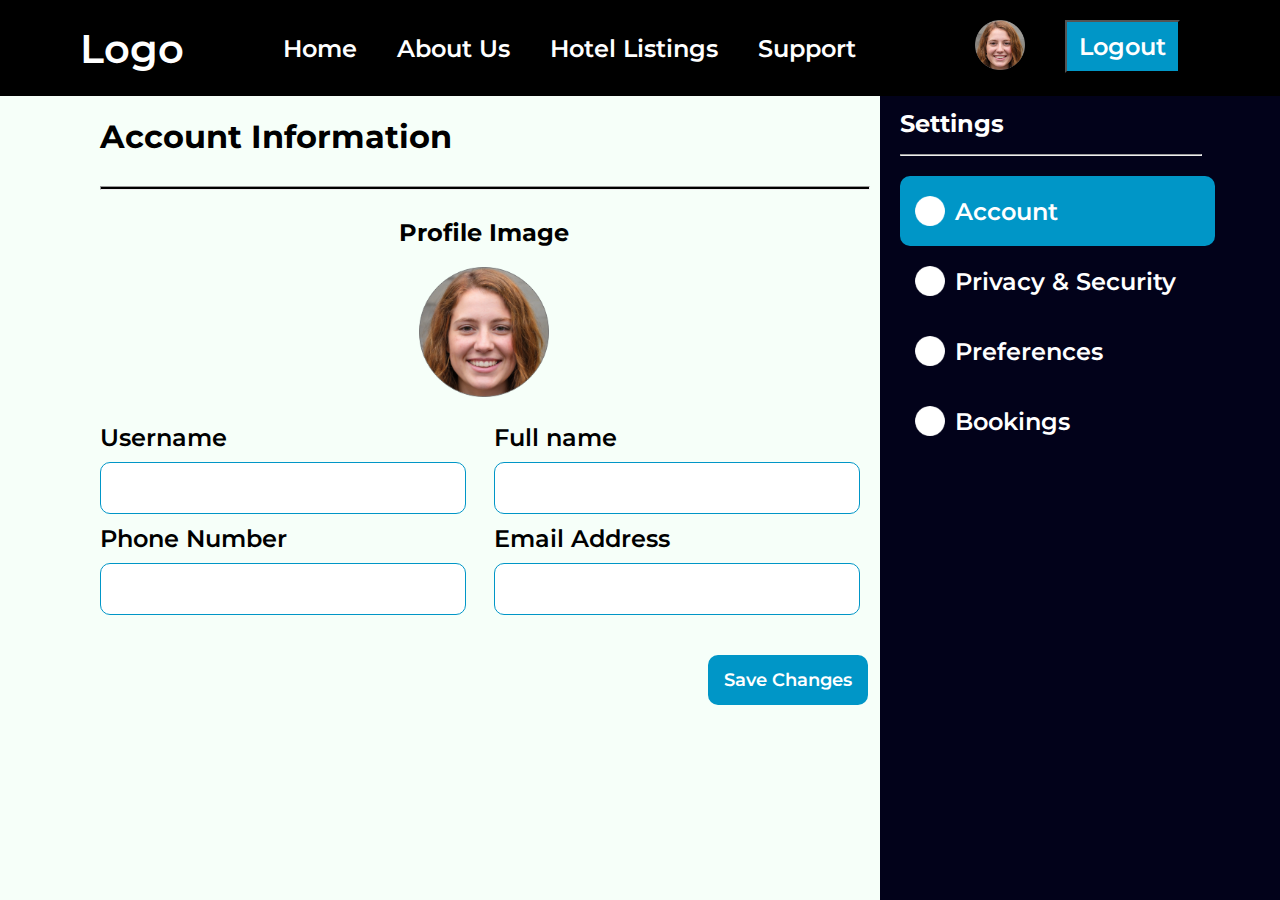
<file: Frontend/user-settings-pages/account.html>
<!DOCTYPE html>
<html lang="en">
    <head>
        <meta charset="UTF-8">
        <meta name="viewport" content="width=device-width, initial-scale=1.0">
        <title>User Sign-Up</title>
        <!--Montserrat font family -->
        <link rel="preconnect" href="https://fonts.gstatic.com" crossorigin>
        <link href="https://fonts.googleapis.com/css2?family=Montserrat:ital,wght@0,100..900;1,100..900&family=Outfit:wght@100..900&display=swap" rel="stylesheet">
        <!--Outfit font family -->
        <link rel="preconnect" href="https://fonts.gstatic.com" crossorigin>
        <link href="https://fonts.googleapis.com/css2?family=Outfit:wght@100..900&display=swap" rel="stylesheet">
        <!--Custom CSS-->
        <link rel="stylesheet" href="account.css">
        <link rel="stylesheet" href="account-mini.css">
        <link rel="stylesheet" href="account-tablet.css">
        <link rel="stylesheet" href="account-mobile.css">
        <link rel="stylesheet" href="right-navbar.css">
        <link rel="stylesheet" href="top-navbar.css">
    </head>
    <!--Start of the top navigation bar-->
        <nav>
            <div class="logo">
                <a href="#">Logo</a>
            </div>
            <div class="nav-links">
                <a href="index.html">Home</a>
                <a href="#">About Us</a>
                <a href="#">Hotel Listings</a>
                <a href="#">Support</a>
            </div>
            <div class="auth-links">
                <a href="account.html">
                    <img src="../assets/images/Profile image.png" alt="profile picture">
                </a>
                <a href="sign-in page/sign-in.html"><button class="sign-in-btn">Logout</button></a>
            </div>
            <div class="menu-icon" id="menu-icon">
                &#9776;
            </div>
        </nav>
        <div class="mobile-menu" id="mobile-menu">
            <div class="not-tablet">
                
                <a href="#">Home Page</a>
                <a href="#">About Us</a>
                <a href="#">Hotel Listings</a>
                <a href="#">Support</a>
                <hr>
            </div>
            <div class="auth-links">
                <img src="../assets/images/Profile image.png" alt="profile picture">
                <a href="sign-in page/sign-in.html">Logout</a>
                <hr> 
            </div>
            <div class="user-settings">
                <a href="#">Account</a>
                <a href="#">Privacy & Security</a>
                <a href="#">Preferences</a>
                <a href="#">Bookings</a>
            </div>
        </div>
    <!--End of the top navigation bar-->
        <main>
            <div class="All-info">
                <h1>Account Information</h1>
                <hr>
                <div class="account-info">
                    <div class="profile-image-container">
                        <h2>Profile Image</h2>
                        <img src="../assets/images/Profile image.png" alt="profile picture">
                    </div>
                    <div class="profile-text-container">
                        <div class="user-calling">
                            <div class="input-group">
                                <label for="Username">Username</label>
                                <input type="text">
                            </div>
                            <div class="input-group">
                                <label for="fullname">Full name</label>
                                <input type="text">
                            </div>
                        </div>
                        <div class="user-contact">
                            <div class="input-group">
                                <label for="Phone number">Phone Number</label>
                                <input type="tel">
                            </div>
                            <div class="input-group">
                                <label for="Email address">Email Address</label>
                                <input type="email">
                            </div>
                        </div>
                    </div>
                    
                </div>
                <div class="save-changes-button">
                    <button class="save-changes">Save Changes</button>
                </div>
                
            </div>
             <!--Star of the right navigation bar-->
            <div class="navbar">
                <h1>Settings</h1>
                <hr>
                <div class="navbar-links active">
                    <img src="../assets/icons/Ellipse-8.png" alt="account icon"> 
                    <a href="account.html">Account</a>
                </div>
                <div class="navbar-links">
                    <img src="../assets/icons/Ellipse-8.png" alt="privary and security icon">
                    <a href="#privacy-security">Privacy & Security</a>
                </div>
                <div class="navbar-links">
                    <img src="../assets/icons/Ellipse-8.png" alt="Preferences">
                    <a href="#preferences">Preferences</a>
                </div>
                <div class="navbar-links">
                    <img src="../assets/icons/Ellipse-8.png" alt="Bookings">
                    <a href="#booking-history">Bookings</a> 
                </div>
                
                
            </div>
        </main>

    <script src="top-navbar.js"></script>



</html>
</file>
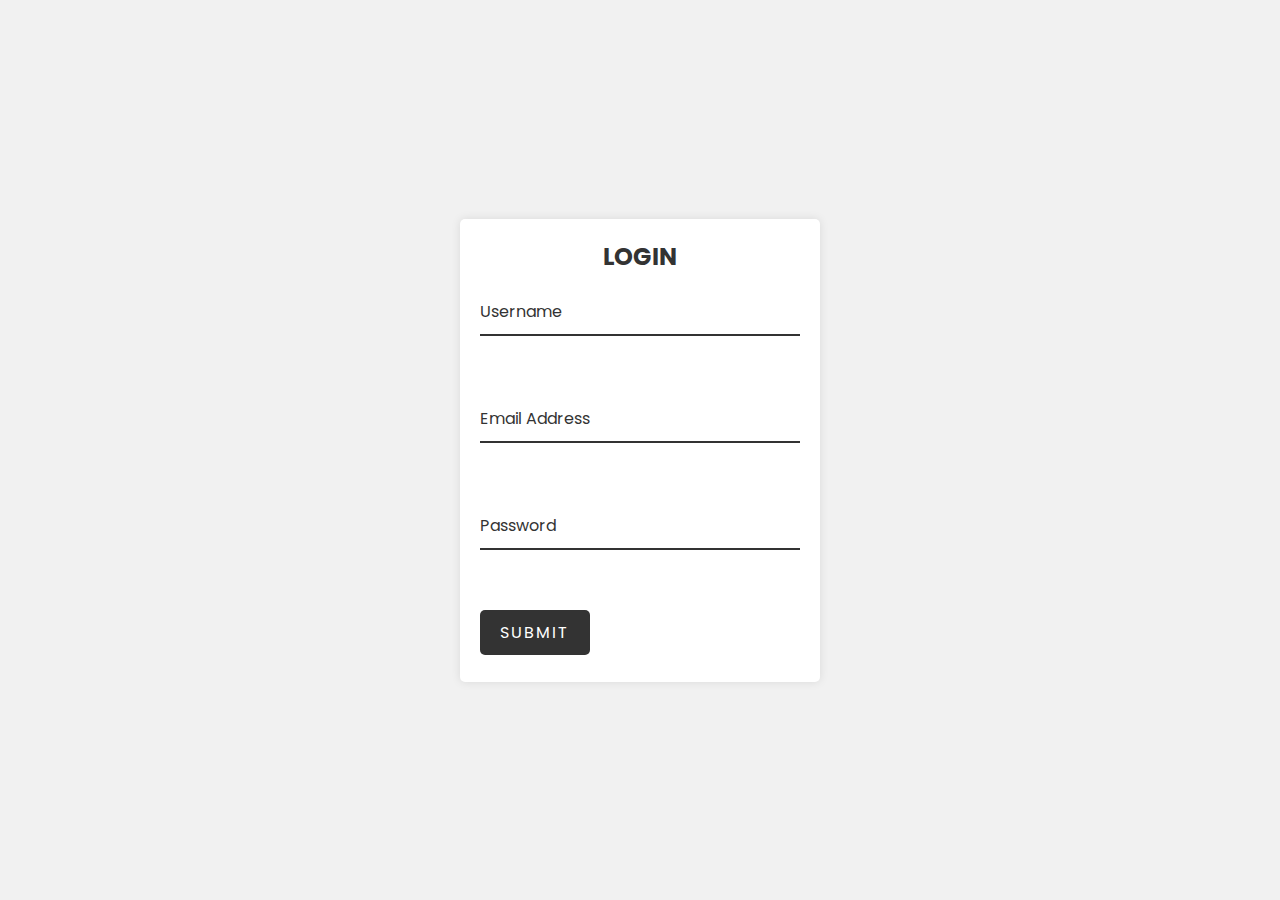
<file: Frontend/extra/Modern-login/eye.html>
<!DOCTYPE html>
<html lang="en">
  <head>
    <meta charset="UTF-8" />
    <meta name="viewport" content="width=device-width, initial-scale=1.0" />
    <meta http-equiv="X-UA-Compatible" content="ie=edge" />
    <title>Login Page</title>
    <link rel="stylesheet" href="style.css" />
    <link rel="stylesheet" href="https://cdnjs.cloudflare.com/ajax/libs/font-awesome/6.4.0/css/all.min.css" integrity="sha512-iecdLmaskl7CVkqkXNQ/ZH/XLlvWZOJyj7Yy7tcenmpD1ypASozpmT/E0iPtmFIB46ZmdtAc9eNBvH0H/ZpiBw==" crossorigin="anonymous" referrerpolicy="no-referrer" />
  </head>
  <body>
    <div class="container">
      <div class="login-box">
        <h2>Login</h2>
        <form action="" method="post">
          <div class="user-box">
            <input type="text" name="" required="" />
            <label>Username</label>
          </div>
          <div class="user-box">
            <input type="email" name="" required />
            <label for="email address">Email Address</label>
        </div>
          <div class="user-box">
            <input type="password" name="" id="password" required="" />
            <label>Password</label>
            <span class="password-toggle-icon"><i class="fas fa-eye"></i></span>
          </div>
          <a href="#">
            <span></span>
            <span></span>
            <span></span>
            <span></span>
            Submit
          </a>
        </form>
      </div>
    </div>
    <script src="scripts.js"></script>
  </body>
</html>
</file>
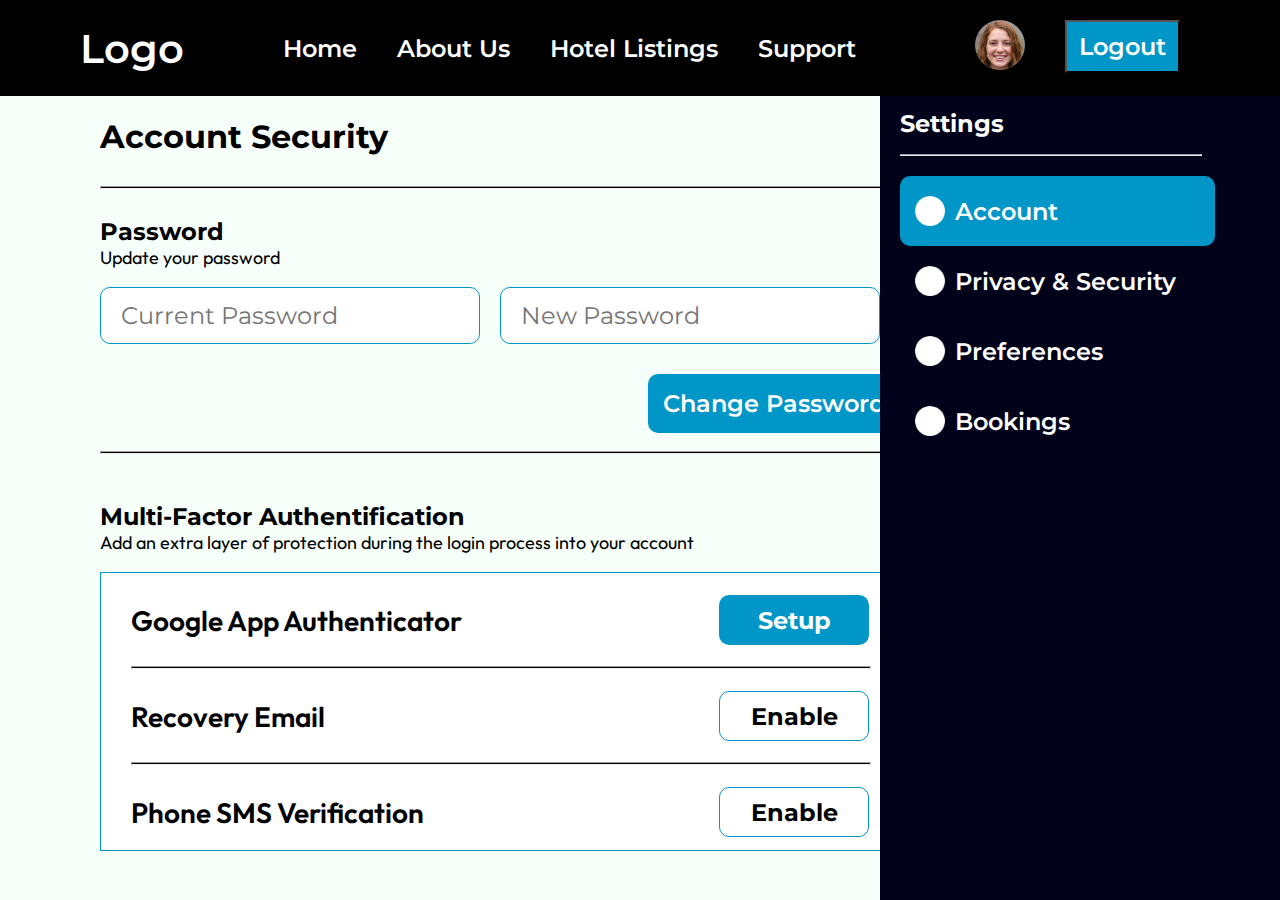
<file: Frontend/user-settings-pages/Security/security.html>
<!DOCTYPE html>
<html lang="en">
    <head>
        <meta charset="UTF-8">
        <meta name="viewport" content="width=device-width, initial-scale=1.0">
        <title>User Sign-Up</title>
        <!--Montserrat font family -->
        <link rel="preconnect" href="https://fonts.gstatic.com" crossorigin>
        <link href="https://fonts.googleapis.com/css2?family=Montserrat:ital,wght@0,100..900;1,100..900&family=Outfit:wght@100..900&display=swap" rel="stylesheet">
        <!--Outfit font family -->
        <link rel="preconnect" href="https://fonts.gstatic.com" crossorigin>
        <link href="https://fonts.googleapis.com/css2?family=Outfit:wght@100..900&display=swap" rel="stylesheet">
        <!--Custom CSS-->
        <link rel="stylesheet" href="security.css">
        <link rel="stylesheet" href="security-mini.css">
        <link rel="stylesheet" href="security-tablet.css">
        <link rel="stylesheet" href="security-mobile.css">
        <link rel="stylesheet" href="../right-navbar.css">
        <link rel="stylesheet" href="../top-navbar.css">
    </head>
    <!--Start of the top navigation bar-->
        <nav>
            <div class="logo">
                <a href="#">Logo</a>
            </div>
            <div class="nav-links">
                <a href="index.html">Home</a>
                <a href="#">About Us</a>
                <a href="#">Hotel Listings</a>
                <a href="#">Support</a>
            </div>
            <div class="auth-links">
                <a href="../account.html">
                    <img src="../../assets/images/Profile image.png" alt="profile picture">
                </a>
                <a href="sign-in page/sign-in.html"><button class="sign-in-btn">Logout</button></a>
            </div>
            <div class="menu-icon" id="menu-icon">
                &#9776;
            </div>
        </nav>
        <div class="mobile-menu" id="mobile-menu">
            <div class="not-tablet">
                
                <a href="#">Home Page</a>
                <a href="#">About Us</a>
                <a href="#">Hotel Listings</a>
                <a href="#">Support</a>
                <hr>
            </div>
            <div class="auth-links">
                <img src="../../assets/images/Profile image.png" alt="profile picture">
                <a href="../sign-in page/sign-in.html">Logout</a>
                <hr> 
            </div>
            <div class="user-settings">
                <a href="#">Account</a>
                <a href="#">Privacy & Security</a>
                <a href="#">Preferences</a>
                <a href="#">Bookings</a>
            </div>
        </div>
    <!--End of the top navigation bar-->
        <main>
            <div class="All-info">
                <h1>Account Security</h1>
                <hr>
                <div class="password-container">
                    <div class="password-text">
                        <h2>Password</h2>
                        <p>Update your password</p>
                    </div>
                    <div class="password-form">
                        <div class="password-form-text">
                            <input type="text" placeholder="Current Password">
                            <input type="text" placeholder="New Password">
                        </div>
                        <div class="password-form-btn">
                            <button>Change Password</button>
                        </div>
                        
                    </div>
                </div>
                <hr>
                <div class="multi-factor-container">
                    <div class="multi-factor-text">
                        <h2>Multi-Factor Authentification</h2>
                        <p>Add an extra layer of protection during the 
                            login process into your account</p>
                    </div>
                    <div class="multi-factor-option">
                        <div class="google-app flex">
                            <p class="custom-p">Google App Authenticator</p>
                            <button class="setup-btn">Setup</button>
                        </div>
                        <hr>
                        <div class="recovery-email flex">
                            <p class="custom-p">Recovery Email</p>
                            <button class="enable-btn">Enable</button>
                        </div>
                        <hr>
                        <div class="phone-verification flex">
                            <p class="custom-p">Phone SMS Verification</p>
                            <button class="enable-btn">Enable</button>
                        </div>
                    </div>
                </div>
                
            </div>
             <!--Star of the right navigation bar-->
            <div class="navbar">
                <h1>Settings</h1>
                <hr>
                <div class="navbar-links active">
                    <img src="../../assets/icons/Ellipse-8.png" alt="account icon"> 
                    <a href="account.html">Account</a>
                </div>
                <div class="navbar-links">
                    <img src="../../assets/icons/Ellipse-8.png" alt="privary and security icon">
                    <a href="#privacy-security">Privacy & Security</a>
                </div>
                <div class="navbar-links">
                    <img src="../../assets/icons/Ellipse-8.png" alt="Preferences">
                    <a href="#preferences">Preferences</a>
                </div>
                <div class="navbar-links">
                    <img src="../../assets/icons/Ellipse-8.png" alt="Bookings">
                    <a href="#booking-history">Bookings</a> 
                </div>
                
                
            </div>
        </main>

    <script src="../top-navbar.js"></script>



</html>
</file>
<file: Frontend/user-settings-pages/account.css>
:root{
    --primary_font: 'Montserrat', sans-serif;
    --secondary_font: 'Outfit', sans-serif;
    --off-black: #000000;
    --default-blue: #0096C7;
    --secondary-blue: #CAF0F8;
    --background: #F6FFF9;
}

body {
    font-family: 'Montserrat', sans-serif;
    margin: 0;
    padding: 0;
    background-color: var(--background);
}

h1{
    font-size: 40px;
    font-family: var(--primary_font);
}

h2{
    font-size: 32px;
    font-family: var(--primary_font);
}

p{
    font-size: 24px;
    font-family: var(--secondary_font);
}

.All-info{
    display: flex;
    flex-direction: column;
    padding: 0 0 0 100px;
    width: 1200px;
}

.All-info hr{
    height: 2px;
    color: white;
    background-color: black;
    width: 100%;
}

.account-info{
    display: flex;
}

.profile-image-container{
    display: flex;
    flex-direction: column;
    align-items: center;
}

.profile-text-container {
    margin: 26px 0 0 40px;
    gap: 0;
}

.user-calling, .user-contact{
    display: flex;
    gap: 20px;
}

.input-group {
    display: flex;
    flex-direction: column;
    align-items: flex-start;
    width: 350px;
    margin: 0 50px 0 0;
}

.All-info label{
    font-size: 32px;
    font-family: var(--primary_font);
    font-weight: 600;
    margin-bottom: 5px;
}

.All-info input {
    font-size: 24px;
    width: 100%;
    height: 55px;
    border: 1px solid var(--default-blue);
    border-radius: 10px;
    padding: 0 20px;
   
}

.All-info label, .All-info input{
    margin-bottom: 10px;
}

.save-changes-button{
    display: flex;
    justify-content: flex-end;
    align-items: flex-end;
    margin-top: 60px;
}

.save-changes{
    width: 230px;
    height: 60px;
    font-size: 24px;
    font-weight: 600;
    color: #ffffff;
    background-color: var(--default-blue);
    border: none;
    border-radius: 10px;
    font-family: var(--primary_font);
}
</file>
<file: Frontend/user-settings-pages/account-mini.css>
@media only screen and  (max-width: 1900px) and (min-width: 1081px) {
    main {
        display: flex;
        justify-content: left;
    }
    h1{
        font-size: 32px;
        font-family: var(--primary_font);
    }
    
    h2{
        font-size: 24px;
        font-family: var(--primary_font);
    }
    
    p{
        font-size: 18px;
        font-family: var(--secondary_font);
    }

    .All-info{
        display: flex;
        flex-direction: column;
        padding: 0 0;
        width: 768px;
        display: flex;
        margin: 0 0 0 100px;
    }

    .All-info hr{
        height: 2px;
        color: white;
        background-color: black;
        width: 100%;
    }

    .account-info{
        display: flex;
        flex-direction: column; 
    }

    .profile-image-container img{
        width: 130px;
        height: 130px;
    }

    .profile-text-container {
        margin: 26px 0 0 0;
        gap: 0;
    }

    .All-info label{
        font-size: 24px;
    }

    .All-info input{
        font-size: 18px;
        height: 50px;
    }

    .save-changes-button{
        margin-top: 30px;
    }

    .save-changes{
        width: 160px;
        height: 50px;
        font-size: 18px;
    }

}
</file>
<file: Frontend/user-settings-pages/account-tablet.css>
@media only screen and  (max-width: 1080px) and (min-width: 768px) {
    main {
        display: flex;
        justify-content: center;
    }
    h1{
        font-size: 32px;
        font-family: var(--primary_font);
    }
    
    h2{
        font-size: 24px;
        font-family: var(--primary_font);
    }
    
    p{
        font-size: 18px;
        font-family: var(--secondary_font);
    }

    .All-info{
        display: flex;
        flex-direction: column;
        padding: 0 0;
        width: 768px;
        display: flex;
        margin: 0;
    }

    .All-info hr{
        height: 2px;
        color: white;
        background-color: black;
        width: 100%;
    }

    .account-info{
        display: flex;
        flex-direction: column; 
    }

    .profile-image-container img{
        width: 130px;
        height: 130px;
    }

    .profile-text-container {
        margin: 26px 0 0 0;
        gap: 0;
    }

    .All-info label{
        font-size: 24px;
    }

    .All-info input{
        font-size: 18px;
        height: 50px;
    }

    .save-changes-button{
        margin-top: 30px;
    }

    .save-changes{
        width: 160px;
        height: 50px;
        font-size: 18px;
    }

}
</file>
<file: Frontend/user-settings-pages/account-mobile.css>
@media only screen and  (max-width: 768px) {
    main {
        display: flex;
        justify-content: center;
    }
    h1{
        font-size: 24px;
        font-family: var(--primary_font);
    }
    
    h2{
        font-size: 18px;
        font-family: var(--primary_font);
    }
    
    p{
        font-size: 14px;
        font-family: var(--secondary_font);
    }

    .All-info{
        display: flex;
        flex-direction: column;
        padding: 0 0;
        width: 370px;
        display: flex;
        margin: 0;
    }

    .All-info hr{
        height: 2px;
        color: white;
        background-color: black;
        width: 100%;
    }

    .account-info{
        display: flex;
        flex-direction: column; 
    }

    .profile-image-container img{
        width: 80px;
        height: 80px;
    }

    .profile-text-container {
        margin: 20px 0 0 0;
        gap: 0;
    }

    .input-group {
        display: flex;
        flex-direction: column;
        align-items: flex-start;
        max-width: 150px;
        margin: 0 50px 0 0;
    }

    .All-info label{
        font-size: 18px;
        margin-right: 0;
    }

    .All-info input{
        font-size: 14px;
        height: 30px;
        border-radius: 5px;
    }

    .save-changes-button{
        margin-top: 20px;
    }

    .save-changes{
        width: 120px;
        height: 30px;
        font-size: 14px;
    }

}
</file>
<file: Frontend/user-settings-pages/right-navbar.css>
.navbar {
    position: fixed;
    top: 73px; /* Adjust this if needed */
    right: 0;
    height: calc(100% - 60px);
    width: 542px;
    background-color: #02021A;
    display: flex;
    flex-direction: column;
    padding: 20px 20px 0 20px ;
    text-align: left;
}

.navbar h1{
    color: white;
}

.navbar hr{
    width: 400px;
    align-items: start;
    margin: 0 0;
    padding: 0;
}

.navbar-links{
    display: flex;
    align-items: center;
    flex: row;
    color: white;
    text-decoration: none;
    margin: 20px 0;
    font-weight: 600;
    font-family: var(--primary_font);
    padding-left: 15px;
    max-width: 400px;
}

.active{
    border: none;
    width: 100%;
    height: 70px;
    background-color: var(--default-blue);
    border-radius: 10px;
    margin: 20px 0 0 0;
}

.navbar-links img{
    width: 40px;
    height: 40px;
    padding: 0 10px 0 0 ;
}

.navbar-links a{
    text-decoration: none;
    color: white;
    font-family: inherit;
    font-size: 32px;
    font-weight: inherit;
    
}

.navbar a:hover {
    text-decoration: underline;
}

/* Smaller desktop screen*/
@media only screen and  (min-width: 1080px) and (max-width: 1440px) {
    .navbar h1{
        font-size: 24px;
    }

    .navbar{
       max-width: 360px;
    }

    .navbar hr{
        width: 300px;
    }

    .navbar-links{
        max-width: 300px;
    }

    .navbar-links img{
        width: 30px;
        height: 30px;
    }

    .navbar-links a {
        font-size: 24px;
    }

}

/* Mobile and tablet*/
@media only screen and  (max-width: 1080px) {
    .navbar{
        display: none;
    }
}
</file>
<file: Frontend/user-settings-pages/top-navbar.css>
:root{
    --primary_font: 'Montserrat', sans-serif;
    --secondary_font: 'Outfit', sans-serif;
    --off-black: #000000;
    --default-blue: #0096C7;
    --secondary-blue: #CAF0F8;
}

nav {
    display: flex;
    justify-content: space-between;
    align-items: center;
    padding: 20px 80px;
    margin: 0 0;
    background-color: var(--off-black);
    color: white;
    position: relative;
    font-family: var(--primary_font);
    font-weight: 600;
    z-index: 1;
}

nav .logo a {
    color: white;
    text-decoration: none;
    font-size: 40px;
}

nav .nav-links,
nav .auth-links {
    display: flex;
}

nav .nav-links a,
nav .auth-links a {
    color: white;
    text-decoration: none;
    margin: 0 20px;
    font-size: 24px;
}

.auth-links img{
    width: 50px;
    height: 50px;
}

.auth-links button{
    font-size: 24px;
    color: white;
    font-weight: 600;
    font-family: inherit;
    padding: 10px 12px;
    background-color: var(--default-blue);
}

nav .menu-icon {
    display: none;
    font-size: 30px;
    cursor: pointer;
    
}

.mobile-menu {
    display: none;
    position: absolute;
    right: 20px;
    top: 60px;
    background-color: var(--default-blue);
    border: none;
    border-radius: 5px;
    padding: 20px 20px;
    box-shadow: 0 0 10px rgba(0, 0, 0, 0.1);
    font-family: var(--primary_font);
    z-index: 1;
}

.mobile-menu a {
    display: block;
    color: white;
    text-decoration: none;
    margin: 5px 0;
    font-size: 18px;
}

.user-settings{
    display: none;
}

/* Responsive Styles */

/* Tablet */
@media screen and (min-width: 768px) and (max-width: 1080px) {

    nav {
        padding: 20px 80px;
    }

    nav .logo a {
        color: white;
        text-decoration: none;
        font-size: 16px;
    }
    
    nav .nav-links a,
    nav .auth-links a {
        margin: 0 10px;
        font-size: 16px;
    }   

    nav .auth-links {
        display: none;
    }

    nav .menu-icon {
        display: block;
    }

    .mobile-menu{
        font-size: 16px;
    }

    .not-tablet{
        display: none;
    }

    .user-settings{
        display: block;
    }
}

/* Mobile */
@media screen and (max-width: 767px) {
    nav {
        display: flex;
        justify-content: space-between;
        align-items: center;
        padding: 10px 40px 10px 40px;
        margin: 0 0;
        background-color: var(--off-black);
        color: white;
        position: relative;
        font-family: var(--primary_font);
        font-weight: 600;
    }

    nav .logo a {
        color: white;
        text-decoration: none;
        font-size: 16px;
    }
        

    nav .nav-links{
        display: none;
    }
    nav .auth-links {
        display: none;
    }

    nav .menu-icon {
        display: block;
    }

    .user-settings {
        display: block;
    }
}
</file>
<file: Frontend/extra/Modern-login/style.css>
@import url("https://fonts.googleapis.com/css?family=Poppins:400,500&display=swap");

* {
  margin: 0;
  padding: 0;
  box-sizing: border-box;
  font-family: "Poppins", sans-serif;
}

body {
  height: 100vh;
  display: flex;
  justify-content: center;
  align-items: center;
  background-color: #f1f1f1;
}

.container {
  width: 100%;
  max-width: 400px;
  padding: 20px;
}

.login-box {
  background-color: #fff;
  padding: 20px;
  border-radius: 5px;
  box-shadow: 0 0 10px rgba(0, 0, 0, 0.1);
}

.login-box h2 {
  margin: 0 0 15px;
  padding: 0;
  color: #333;
  text-align: center;
  text-transform: uppercase;
}

.user-box {
  position: relative;
  margin-bottom: 30px;
}

.user-box input {
  width: 100%;
  padding: 10px 0;
  font-size: 16px;
  color: #333;
  margin-bottom: 30px;
  border: none;
  border-bottom: 2px solid #333;
  outline: none;
  background: transparent;
}

.user-box label {
  position: absolute;
  top: 0;
  left: 0;
  padding: 10px 0;
  font-size: 16px;
  color: #333;
  pointer-events: none;
  transition: 0.5s;
}

.user-box input:required:focus ~ label,
.user-box input:required:valid ~ label {
  transform: translateY(-20px);
  font-size: 14px;
  color: #333;
}

a {
  display: inline-block;
  background-color: #333;
  color: #fff;
  padding: 10px 20px;
  font-size: 16px;
  text-transform: uppercase;
  text-decoration: none;
  position: relative;
  overflow: hidden;
  transition: 0.5s;
  letter-spacing: 2px;
  border-radius: 5px;
}

a:hover {
  background-color: #fff;
  color: #333;
  border: 1px solid #333;
}

a span {
  position: absolute;
  display: block;
}

a span:nth-child(1) {
  top: 0;
  left: -100%;
  width: 100%;
  height: 2px;
  background-color: #333;
  animation: animate1 1s linear infinite;
}

@keyframes animate1 {
  0% {
    left: -100%;
  }
  50%,
  100% {
    left: 100%;
  }
}

a span:nth-child(2) {
  top: -100%;
  right: 0;
  width: 2px;
  height: 100%;
  background-color: #333;
  animation: animate2 1s linear infinite;
  animation-delay: 0.25s;
}

@keyframes animate2 {
  0% {
    top: -100%;
  }
  50%,
  100% {
    top: 100%;
  }
}

a span:nth-child(3) {
  bottom: 0;
  right: -100%;
  width: 100%;
  height: 2px;
  background-color: #333;
  animation: animate3 1s linear infinite;
  animation-delay: 0.5s;
}

@keyframes animate3 {
  0% {
    right: -100%;
  }
  50%,
  100% {
    right: 100%;
  }
}

a span:nth-child(4) {
  bottom: -100%;
  left: 0;
  width: 2px;
  height: 100%;
  background-color: #333;
  animation: animate4 1s linear infinite;
  animation-delay: 0.75s;
}

@keyframes animate4 {
  0% {
    bottom: -100%;
  }
  50%,
  100% {
    bottom: 100%;
  }
}

.password-toggle-icon {
  position: absolute;
  top: 50%;
  right: 10px;
  transform: translateY(-50%);
  cursor: pointer;
}

.password-toggle-icon i {
  font-size: 18px;
  line-height: 1;
  color: #333;
  transition: color 0.3s ease-in-out;
  margin-bottom: 20px;
}

.password-toggle-icon i:hover {
  color: #000;
}
</file>
<file: Frontend/user-settings-pages/Security/security.css>
:root{
    --primary_font: 'Montserrat', sans-serif;
    --secondary_font: 'Outfit', sans-serif;
    --off-black: #000000;
    --default-blue: #0096C7;
    --secondary-blue: #CAF0F8;
    --background: #F6FFF9;
}

body {
    font-family: 'Montserrat', sans-serif;
    margin: 0;
    padding: 0;
    background-color: var(--background);
}

h1{
    font-size: 40px;
    font-family: var(--primary_font);
}

h2{
    font-size: 32px;
    font-family: var(--primary_font);
    margin-bottom: 0;
}

p{
    font-size: 24px;
    font-family: var(--secondary_font);
}

.All-info{
    display: flex;
    flex-direction: column;
    padding: 0 0 0 100px;
    width: 1200px;
}

.All-info hr, .multi-factor-container hr{
    height: 1px;
    color: white;
    background-color: black;
    width: 100%;
}

.password-form{
    display: flex;
    flex-direction: row;
    justify-content: space-between;
}

.password-form-text{
    display: flex;
    flex-direction: row;
}

.password-form-text input{
    display: flex;
    border: 1px solid var(--default-blue);
    border-radius: 10px;
    width: 400px;
    height: 55px;
    font-size: 24px;
    padding: 0 20px;
    margin: 0 20px 20px 0;
    font-family: inherit;
}

.password-form-btn button{
    border: none;
    border-radius: 10px;
    background-color: var(--default-blue);
    color: white;
    font-size: 24px;
    padding: 15px 15px;
    font-family: inherit;
    font-weight: 600;
}

.password-text p, .multi-factor-text p{
    font-family: var(--secondary_font);
    margin-top: 0;
}

.multi-factor-container{
    margin-top: 20px;
}

.multi-factor-option {
    padding-inline: 30px;
    border: 1px solid var(--default-blue);
    background-color: white;
}

.flex{
    display: flex;
    justify-content: space-between;
    align-items: center;
    margin-top: 10px;
}

.flex p{
    margin: 20px 0 20px 0;
}

.flex button{
    width: 150px;
    height: 50px;
    font-size: 24px;
    font-weight: 700;
    border-radius: 10px;
    font-family: inherit;
}

.custom-p{
    font-size: 28px;
    font-weight: 600;
}

.setup-btn{
    border: none;
    background-color: var(--default-blue);
    color: white;
}

.enable-btn{
    background-color: inherit;
    border: 1px solid var(--default-blue);
}
</file>
<file: Frontend/user-settings-pages/Security/security-mini.css>
@media only screen and  (max-width: 1900px) and (min-width: 1081px) {
    main {
        display: flex;
        justify-content: left;
    }
    h1{
        font-size: 32px;
        font-family: var(--primary_font);
    }
    
    h2{
        font-size: 24px;
        font-family: var(--primary_font);
    }
    
    p{
        font-size: 18px;
        font-family: var(--secondary_font);
    }

    .All-info{
        padding: 0 0;
        width: 800px;
        display: flex;
        margin: 0 0 0 100px;
    }

    .password-form{
        display: flex;
        flex-direction: column;
        margin-bottom: 10px;
    }

    .password-form-btn {
        align-self: flex-end;
        margin-top: 20px;
    }

    .password-form-text input{
        border: 1px solid var(--default-blue);
        border-radius: 10px;
        width: 400px;
        height: 55px;
        font-size: 24px;
        padding: 0 20px;
        margin: 0 20px 10px 0;
    }
}
</file>
<file: Frontend/user-settings-pages/Security/security-tablet.css>
@media only screen and  (max-width: 1080px) and (min-width: 768px) {
    main {
        display: flex;
        justify-content: center;
    }
    h1{
        font-size: 32px;
        font-family: var(--primary_font);
    }
    
    h2{
        font-size: 24px;
        font-family: var(--primary_font);
    }
    
    p{
        font-size: 18px;
        font-family: var(--secondary_font);
    }

    .All-info{
        width: 800px;
        padding: 0;
    }

    .password-form{
        display: flex;
        flex-direction: column;
    }
    
    .password-form-btn {
        align-self: flex-end;
        margin-top: 20px;
    }

    .password-form-text input{
        border: 1px solid var(--default-blue);
        border-radius: 10px;
        width: 315px;
        height: 55px;
        font-size: 18px;
        padding: 0 20px;
        margin: 0 20px 10px 0;
    }

    .flex button{
        width: 100px;
        height: 40px;
        font-size: 24px;
        font-weight: 700;
        border-radius: 10px;
        font-family: inherit;
    }

    .custom-p{
        font-size: 20px;
    }
}
</file>
<file: Frontend/user-settings-pages/Security/security-mobile.css>
@media only screen and  (max-width: 768px) { 
    main {
        display: flex;
        justify-content: center;
    }
    h1{
        font-size: 24px;
        font-family: var(--primary_font);
    }
    
    h2{
        font-size: 18px;
        font-family: var(--primary_font);
    }
    
    p{
        font-size: 14px;
        font-family: var(--secondary_font);
    }

    .All-info{
        padding: 0;
        width: 354px;
    }

    .password-form{
        display: flex;
        flex-direction: column;
        justify-content: left;
    }

    .password-form-btn {
        align-self: flex-end;
        margin-top: 20px;
    }

    .password-form-text input{
        border-radius: 5px;
        width: 150px;
        height: 30px;
        font-size: 14px;
        padding: 0 10px;
        margin: 0 10px 0 0;
    }

    .password-form-btn button{
        border-radius: 5px;
        color: white;
        font-size: 14px;
        padding: 0;
        width: 150px;
        height: 30px;
    }

    .multi-factor-container{
        margin-top: 0;
    }

    .flex{
        margin-top: 10;
    }

    .flex p{
        margin: 10px 0 10px 0;
    }

    .flex button{
        width: 100px;
        height: 30px;
        font-size: 14px;
        font-weight: 700;
        border-radius: 5px;
        font-family: inherit;
    }

    .custom-p{
        font-size: 16px;
    }
}
</file>
